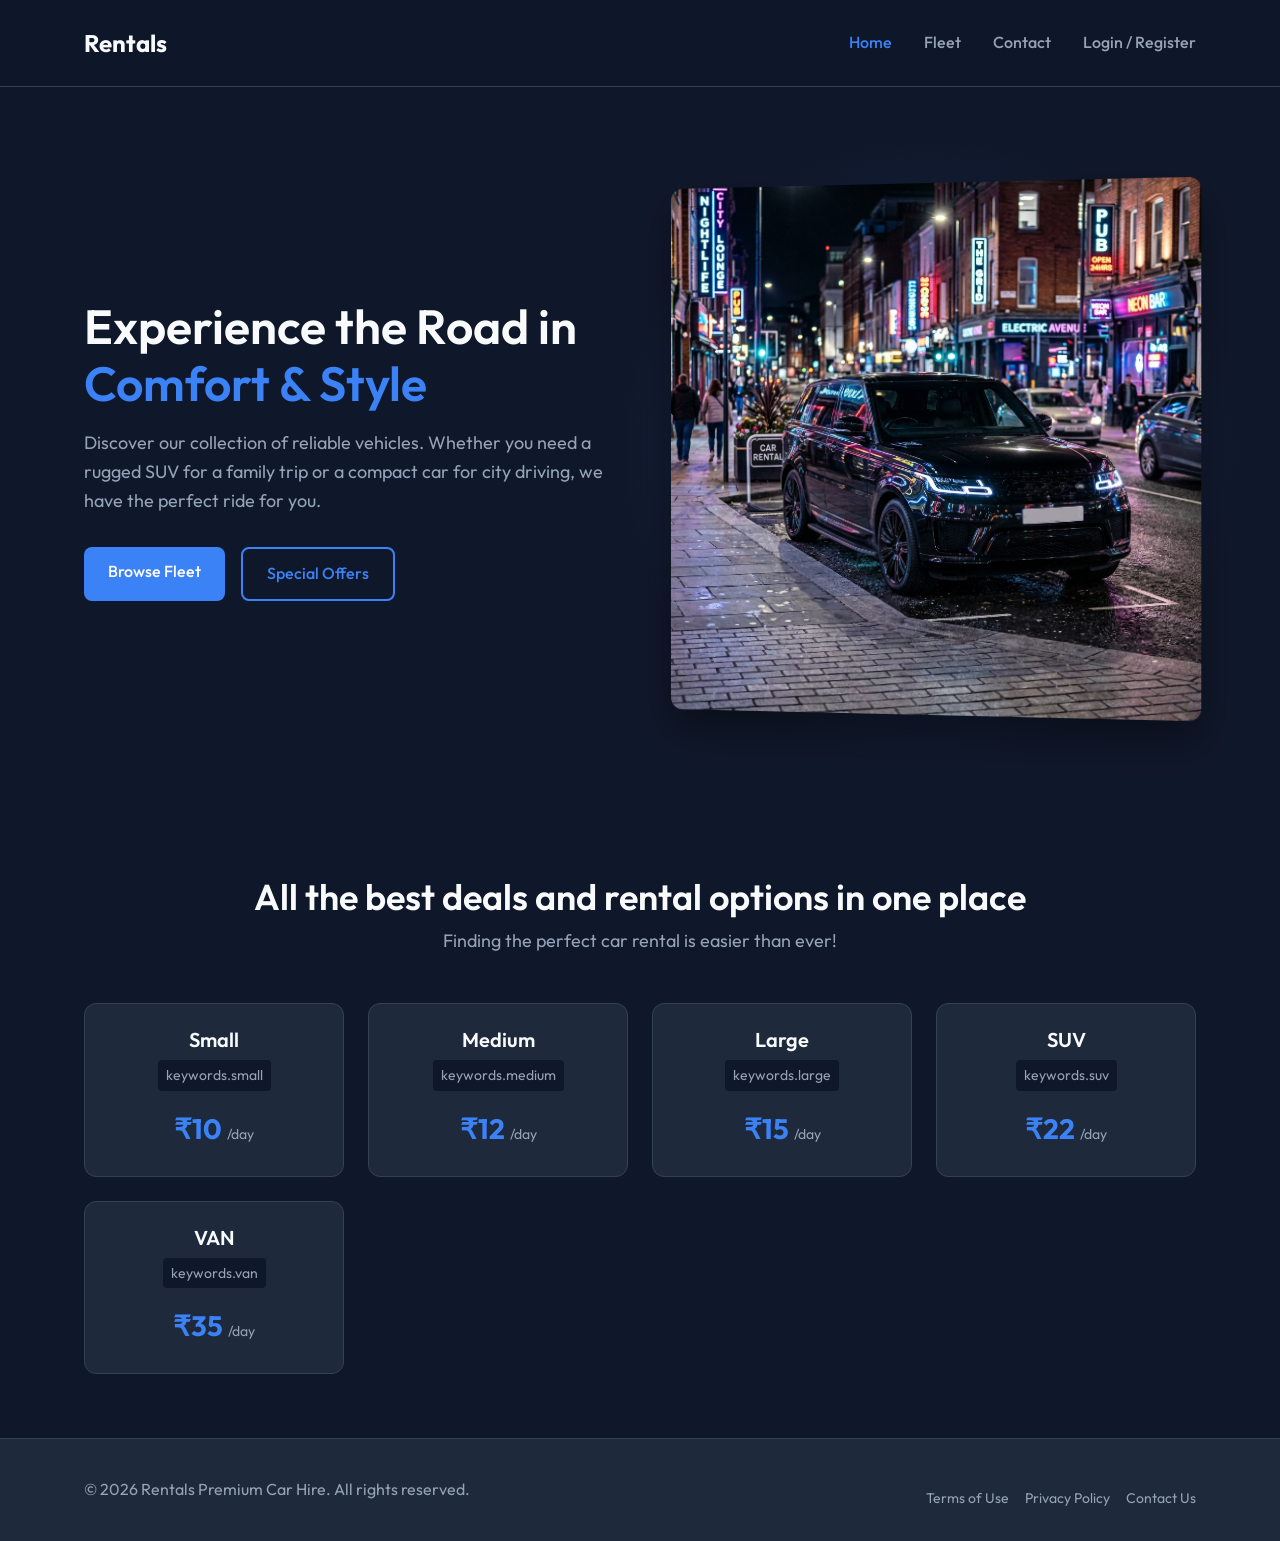
<file: index.html>
<!DOCTYPE html>
<html lang="en">
<head>
    <meta charset="UTF-8">
    <meta name="viewport" content="width=device-width, initial-scale=1.0">
    <meta name="description" content="Online car rental system offering SUVs, Sedans, and standard vehicles.">
    <title>Rentals - Premium Car Hire</title>
    <link rel="stylesheet" href="css/style.css">
</head>
<body>

    <header>
        <div class="container nav-container">
            <nav>
                <a href="index.html" class="logo">
                <span>Rentals</span>
                </a>
                <ul class="nav-links">
                    <!-- Populated by app.js -->
                </ul>
            </nav>
        </div>
    </header>

    <main class="container">
        <section class="hero">
            <div class="hero-content">
                <h1>Experience the Road in <span>Comfort & Style</span></h1>
                <p>Discover our collection of reliable vehicles. Whether you need a rugged SUV for a family trip or a compact car for city driving, we have the perfect ride for you.</p>
                <div style="display: flex; gap: 1rem;">
                    <a href="cars.html" class="btn btn-primary">Browse Fleet</a>
                    <a href="cars.html" class="btn btn-secondary">Special Offers</a>
                </div>
            </div>
            <div class="hero-image">
                <img src="images/suv.png" alt="Rental Car">
            </div>
        </section>

        <section class="deals-section">
            <div class="deals-header">
                <h2>All the best deals and rental options in one place</h2>
                <p>Finding the perfect car rental is easier than ever!</p>
            </div>
            
            <div class="deals-grid">
                <div class="deal-card">
                    <h4>Small</h4>
                    <p class="deal-keywords">keywords.small</p>
                    <div class="deal-price">₹10 <span>/day</span></div>
                </div>
                <div class="deal-card">
                    <h4>Medium</h4>
                    <p class="deal-keywords">keywords.medium</p>
                    <div class="deal-price">₹12 <span>/day</span></div>
                </div>
                <div class="deal-card">
                    <h4>Large</h4>
                    <p class="deal-keywords">keywords.large</p>
                    <div class="deal-price">₹15 <span>/day</span></div>
                </div>
                <div class="deal-card">
                    <h4>SUV</h4>
                    <p class="deal-keywords">keywords.suv</p>
                    <div class="deal-price">₹22 <span>/day</span></div>
                </div>
                <div class="deal-card">
                    <h4>VAN</h4>
                    <p class="deal-keywords">keywords.van</p>
                    <div class="deal-price">₹35 <span>/day</span></div>
                </div>
            </div>
        </section>
    </main>

    <footer>
        <div class="container" style="display: flex; justify-content: space-between; align-items: center; flex-wrap: wrap;">
            <p>&copy; 2026 Rentals Premium Car Hire. All rights reserved.</p>
            <div style="display: flex; gap: 1rem; margin-top: 1rem;">
                <a href="terms.html" style="color: var(--text-muted); font-size: 0.875rem;">Terms of Use</a>
                <a href="privacy.html" style="color: var(--text-muted); font-size: 0.875rem;">Privacy Policy</a>
                <a href="contact.html" style="color: var(--text-muted); font-size: 0.875rem;">Contact Us</a>
            </div>
        </div>
    </footer>

    <script src="js/app.js"></script>
</body>
</html>
</file>
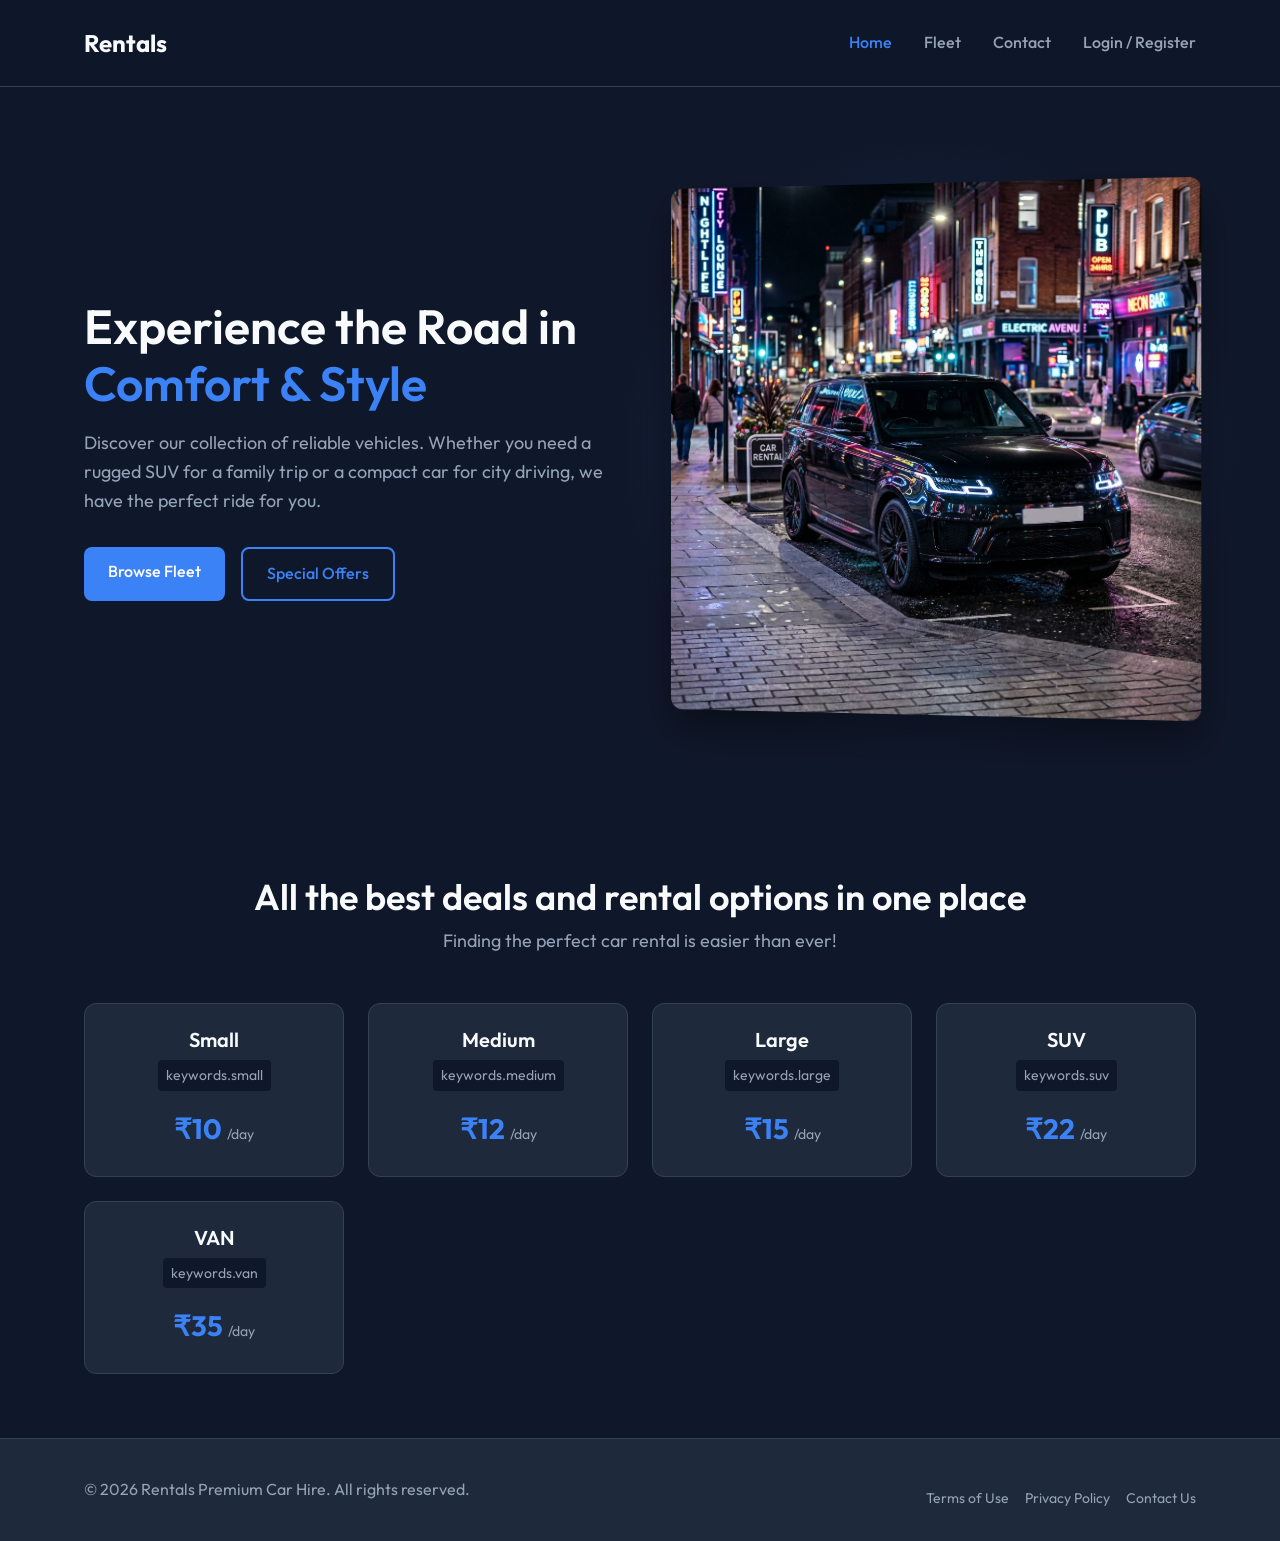
<file: admin.html>
<!DOCTYPE html>
<html lang="en">
<head>
    <meta charset="UTF-8">
    <meta name="viewport" content="width=device-width, initial-scale=1.0">
    <meta name="description" content="Admin Dashboard.">
    <title>Admin Dashboard - Rentals</title>
    <link rel="stylesheet" href="css/style.css">
</head>
<body>

    <header>
        <div class="container">
            <nav>
                <a href="index.html" class="logo">
                    <span>Rentals</span>
                </a>
                <ul class="nav-links">
                    <!-- Populated by app.js -->
                </ul>
            </nav>
        </div>
    </header>

    <main class="container profile-section" id="admin-container">
        <h2>Admin Dashboard</h2>
        <br>
        
        <div class="profile-container">
            <!-- Sidebar -->
            <div class="profile-sidebar">
                <div class="profile-nav">
                    <div class="profile-nav-item active" id="nav-overview">📊 Overview</div>
                    <div class="profile-nav-item" id="nav-fleet">🚘 Manage Fleet</div>
                    <div class="profile-nav-item" id="nav-bookings">📑 All Bookings</div>
                </div>
            </div>

            <!-- Content Area -->
            <div class="profile-content">
                
                <!-- Overview View -->
                <div id="view-overview">
                    <h3>Platform Overview</h3>
                    <p style="color: var(--text-muted); margin-bottom: 2rem;">Quick statistics of your car rental platform.</p>
                    
                    <div class="stats-grid">
                        <div class="stat-card">
                            <h3>Total Users</h3>
                            <div class="stat-value" id="stat-users">0</div>
                        </div>
                        <div class="stat-card">
                            <h3>Total Cars</h3>
                            <div class="stat-value" id="stat-cars">0</div>
                        </div>
                        <div class="stat-card">
                            <h3>Total Bookings</h3>
                            <div class="stat-value" id="stat-bookings">0</div>
                        </div>
                    </div>
                </div>

                <!-- Manage Fleet View -->
                <div id="view-fleet" class="hidden">
                    <h3>Manage Fleet</h3>
                    <p style="color: var(--text-muted); margin-bottom: 2rem;">Add new cars or remove existing ones from the catalog.</p>
                    
                    <div style="background-color: var(--bg-color); padding: 1.5rem; border-radius: 12px; border: 1px solid var(--border-color); margin-bottom: 2rem;">
                        <h4 style="margin-bottom: 1rem;">Add New Car</h4>
                        <form id="add-car-form">
                            <div style="display: flex; gap: 1rem;">
                                <div class="form-group" style="flex: 2;">
                                    <label>Car Name</label>
                                    <input type="text" id="car-name" class="form-control" required placeholder="e.g. Ford Mustang">
                                </div>
                                <div class="form-group" style="flex: 1;">
                                    <label>Type</label>
                                    <select class="form-control" id="car-type" required>
                                        <option value="Small">Small</option>
                                        <option value="Medium">Medium</option>
                                        <option value="SUV">SUV</option>
                                        <option value="VAN">VAN</option>
                                    </select>
                                </div>
                            </div>
                            <div style="display: flex; gap: 1rem;">
                                <div class="form-group" style="flex: 1;">
                                    <label>Price / Day ($)</label>
                                    <input type="number" id="car-price" class="form-control" required min="1" placeholder="100">
                                </div>
                                <div class="form-group" style="flex: 1;">
                                    <label>Seats</label>
                                    <input type="number" id="car-seats" class="form-control" required min="2" max="15" placeholder="4">
                                </div>
                                <div class="form-group" style="flex: 1;">
                                    <label>Transmission</label>
                                    <select id="car-transmission" class="form-control" required>
                                        <option value="Auto">Auto</option>
                                        <option value="Manual">Manual</option>
                                    </select>
                                </div>
                            </div>
                            <div class="form-group">
                                <label>Image URL (Optional)</label>
                                <input type="text" id="car-image" class="form-control" placeholder="images/suv.png">
                            </div>
                            <button type="submit" class="btn btn-secondary">Add to Fleet</button>
                        </form>
                    </div>

                    <h4 style="margin-bottom: 1rem;">Current Fleet</h4>
                    <div class="data-table-container">
                        <table class="data-table">
                            <thead>
                                <tr>
                                    <th>Name</th>
                                    <th>Type</th>
                                    <th>Price/Day</th>
                                    <th>Features</th>
                                    <th>Actions</th>
                                </tr>
                            </thead>
                            <tbody id="fleet-tbody">
                                <!-- Populated by JS -->
                            </tbody>
                        </table>
                    </div>
                </div>

                <!-- Manage Bookings View -->
                <div id="view-bookings" class="hidden">
                    <h3>All Bookings</h3>
                    <p style="color: var(--text-muted); margin-bottom: 2rem;">View all reservations made by users.</p>
                    
                    <div class="data-table-container">
                        <table class="data-table">
                            <thead>
                                <tr>
                                    <th>User Email</th>
                                    <th>Car</th>
                                    <th>Dates</th>
                                    <th>Total</th>
                                    <th>Status</th>
                                </tr>
                            </thead>
                            <tbody id="bookings-tbody">
                                <!-- Populated by JS -->
                            </tbody>
                        </table>
                    </div>
                </div>
            </div>
        </div>
    </main>

    <footer>
        <div class="container" style="display: flex; justify-content: space-between; align-items: center; flex-wrap: wrap;">
            <p>&copy; 2026 Rentals Premium Car Hire. All rights reserved.</p>
            <div style="display: flex; gap: 1rem; margin-top: 1rem;">
                <a href="terms.html" style="color: var(--text-muted); font-size: 0.875rem;">Terms of Use</a>
                <a href="privacy.html" style="color: var(--text-muted); font-size: 0.875rem;">Privacy Policy</a>
                <a href="contact.html" style="color: var(--text-muted); font-size: 0.875rem;">Contact Us</a>
            </div>
        </div>
    </footer>

    <script src="js/app.js"></script>
</body>
</html>
</file>
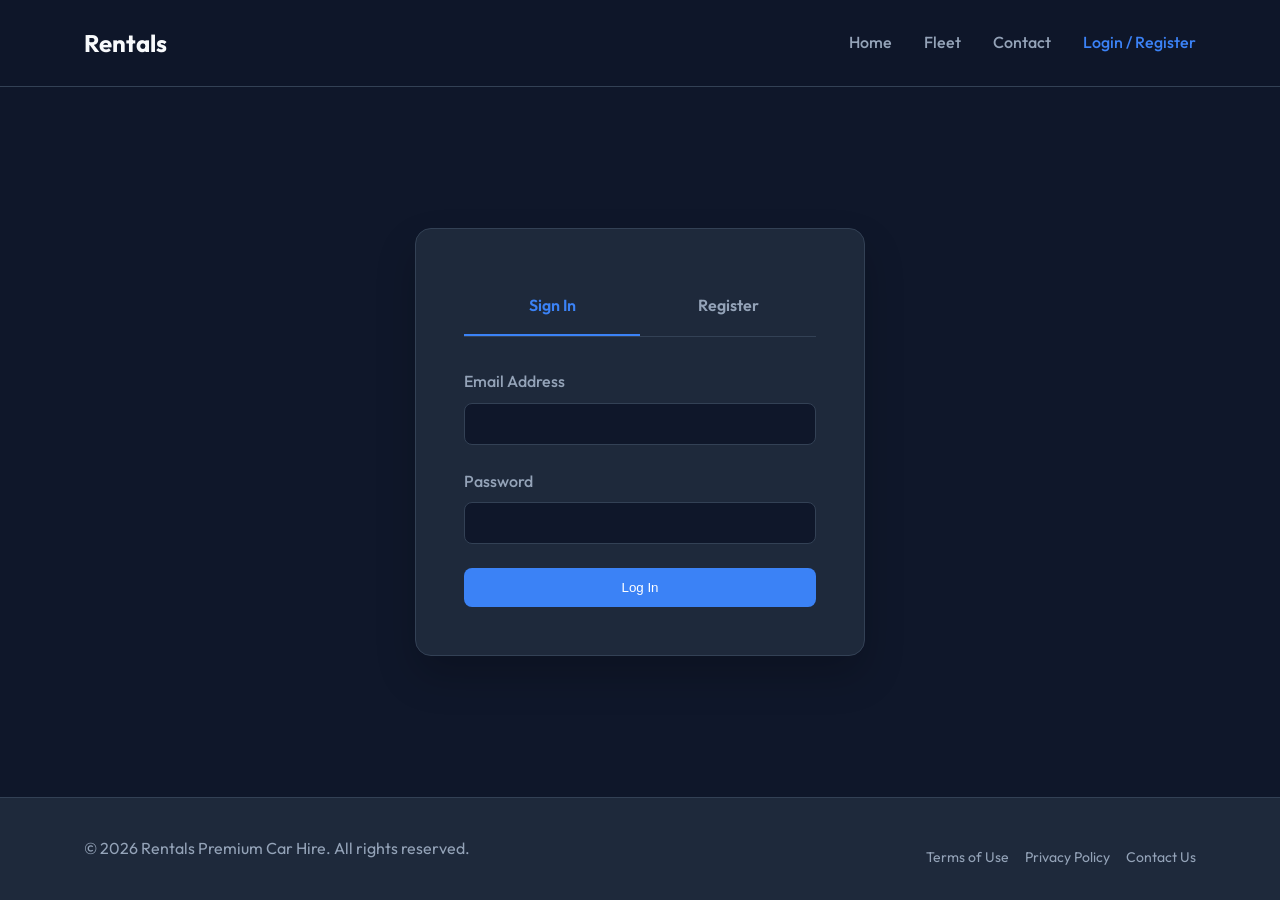
<file: booking.html>
<!DOCTYPE html>
<html lang="en">
<head>
    <meta charset="UTF-8">
    <meta name="viewport" content="width=device-width, initial-scale=1.0">
    <meta name="description" content="Complete your car rental booking.">
    <title>Book Vehicle - Rentals</title>
    <link rel="stylesheet" href="css/style.css">
</head>
<body>

    <header>
        <div class="container">
            <nav>
                <a href="index.html" class="logo">
                    <span>Rentals</span>
                </a>
                <ul class="nav-links">
                    <!-- Populated by app.js -->
                </ul>
            </nav>
        </div>
    </header>

    <main class="container booking-section">
        <h2>Complete Your Booking</h2>
        <br>
        
        <div class="booking-container">
            <!-- Form Section -->
            <div class="booking-form-card">
                <h3>Reservation Details</h3>
                <br>
                <form id="booking-form">
                    <div class="form-group">
                        <label for="location">Pickup / Return Location</label>
                        <select id="location" class="form-control" required>
                            <option value="airport">International Airport Terminal 1</option>
                            <option value="downtown">Downtown Metro Station</option>
                            <option value="suburb">Northside Suburb Office</option>
                        </select>
                    </div>
                    
                    <div style="display: flex; gap: 1rem;">
                        <div class="form-group" style="flex: 1;">
                            <label for="pickup-date">Pickup Date</label>
                            <input type="date" id="pickup-date" class="form-control" required>
                        </div>
                        <div class="form-group" style="flex: 1;">
                            <label for="drop-date">Drop-off Date</label>
                            <input type="date" id="drop-date" class="form-control" required>
                        </div>
                    </div>

                    <div class="form-group">
                        <label for="name">Full Name</label>
                        <input type="text" id="name" class="form-control" readonly style="opacity: 0.7;">
                    </div>

                    <div class="form-group">
                        <label for="email">Email Address</label>
                        <input type="email" id="email" class="form-control" readonly style="opacity: 0.7;">
                    </div>

                    <button type="submit" class="btn btn-primary btn-block">Confirm Booking</button>
                </form>
            </div>

            <!-- Summary Section -->
            <div class="booking-summary-card">
                <h3>Summary</h3>
                <br>
                
                <div class="summary-car">
                    <img id="summary-img" src="" alt="Car">
                    <div>
                        <h4 id="summary-name">Loading...</h4>
                        <p id="summary-price" style="color: var(--primary-color); font-weight: 600;">$0.00 / day</p>
                    </div>
                </div>

                <div class="summary-details">
                    <div class="summary-row">
                        <span>Duration</span>
                        <span id="summary-days">0 Days</span>
                    </div>
                    <div class="summary-row">
                        <span>Taxes & Fees</span>
                        <span>Included</span>
                    </div>
                </div>

                <div class="summary-total">
                    <span>Total Cost</span>
                    <span id="summary-total" style="color: var(--primary-color);">$0.00</span>
                </div>
            </div>
        </div>
    </main>

    <footer>
        <div class="container" style="display: flex; justify-content: space-between; align-items: center; flex-wrap: wrap;">
            <p>&copy; 2026 Rentals Premium Car Hire. All rights reserved.</p>
            <div style="display: flex; gap: 1rem; margin-top: 1rem;">
                <a href="terms.html" style="color: var(--text-muted); font-size: 0.875rem;">Terms of Use</a>
                <a href="privacy.html" style="color: var(--text-muted); font-size: 0.875rem;">Privacy Policy</a>
                <a href="contact.html" style="color: var(--text-muted); font-size: 0.875rem;">Contact Us</a>
            </div>
        </div>
    </footer>

    <!-- Success Modal -->
    <div class="modal" id="success-modal">
        <div class="modal-content">
            <div class="success-icon">✓</div>
            <h3>Booking Confirmed!</h3>
            <p style="margin: 1rem 0; color: var(--text-muted);">Your reservation has been saved locally.</p>
            <a href="index.html" class="btn btn-primary btn-block">Return to Home</a>
        </div>
    </div>

    <script src="js/app.js"></script>
</body>
</html>
</file>
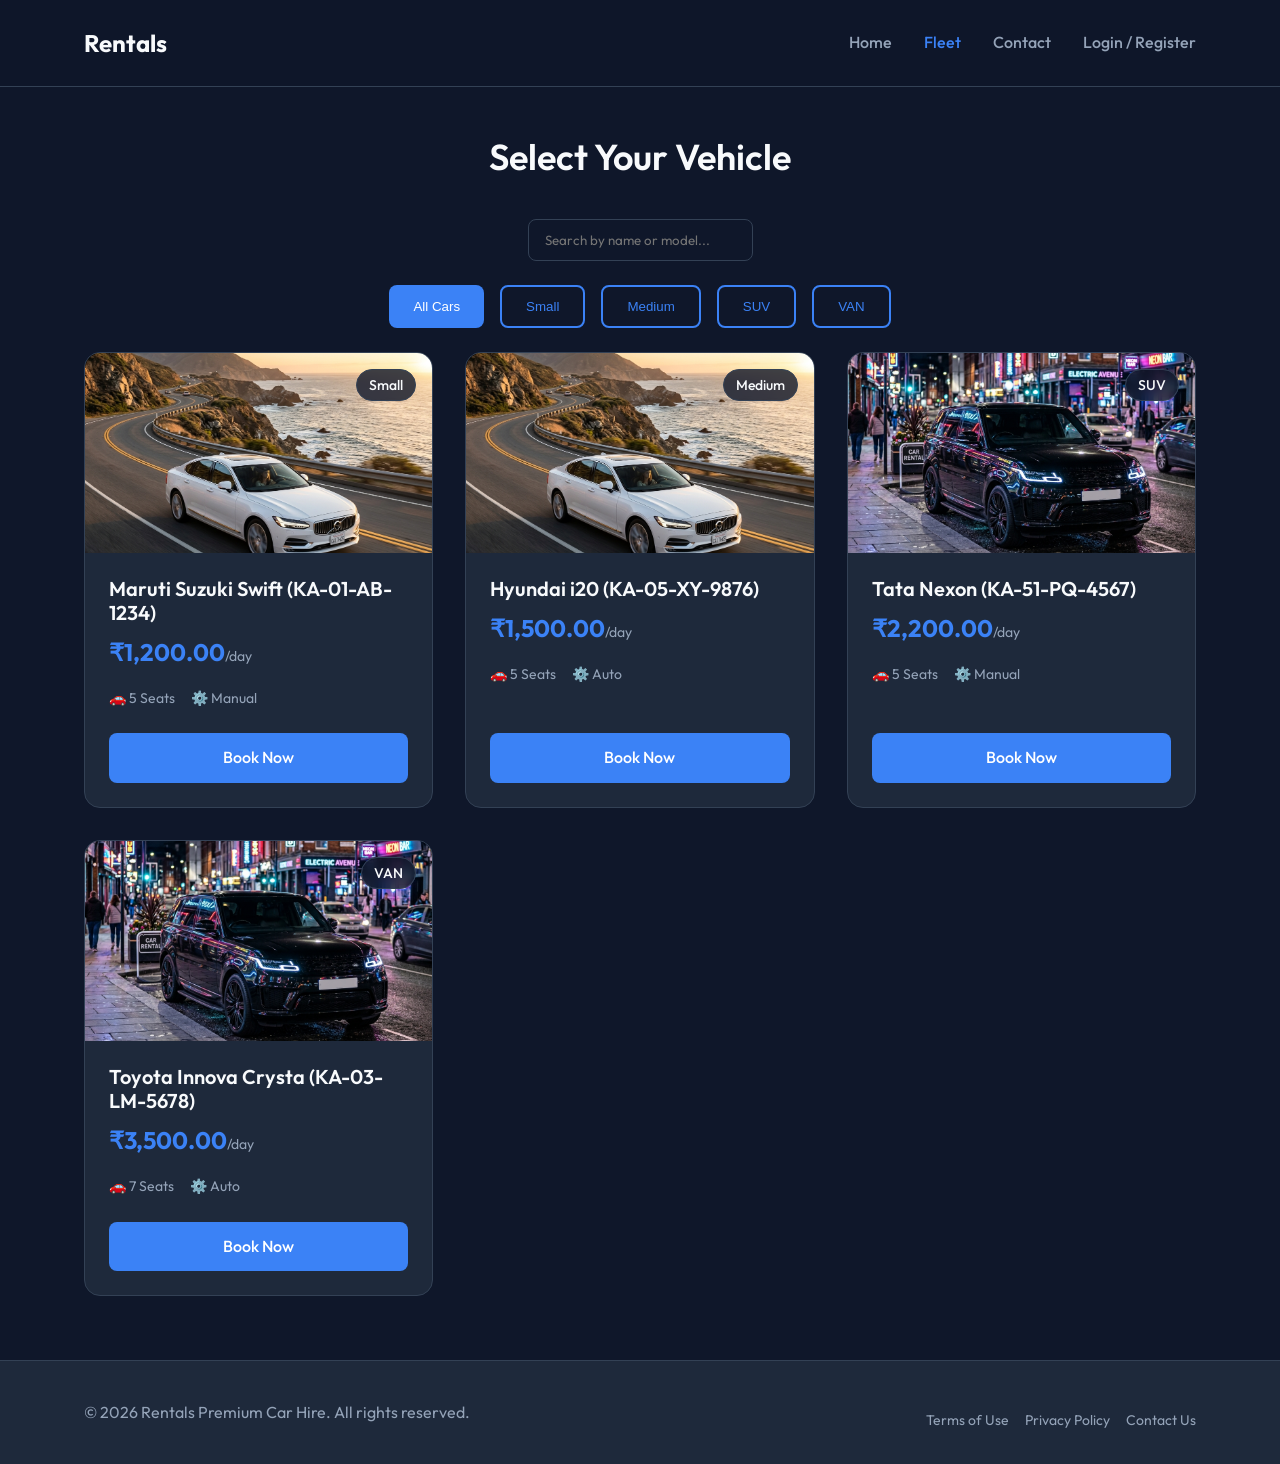
<file: cars.html>
<!DOCTYPE html>
<html lang="en">
<head>
    <meta charset="UTF-8">
    <meta name="viewport" content="width=device-width, initial-scale=1.0">
    <meta name="description" content="Browse our premium fleet of rental cars.">
    <title>Our Fleet - Rentals</title>
    <link rel="stylesheet" href="css/style.css">
</head>
<body>

    <header>
        <div class="container">
            <nav>
                <a href="index.html" class="logo">
                    <span>Rentals</span>
                </a>
                <ul class="nav-links">
                    <!-- Populated by app.js -->
                </ul>
            </nav>
        </div>
    </header>

    <main class="container">
        <section class="cars-header">
            <h2>Select Your Vehicle</h2>
            
            <div class="search-bar">
                <input type="text" id="search-input" class="form-control" placeholder="Search by name or model...">
            </div>

            <div class="filters">
                <button class="btn btn-primary filter-btn" data-filter="All">All Cars</button>
                <button class="btn btn-secondary filter-btn" data-filter="Small">Small</button>
                <button class="btn btn-secondary filter-btn" data-filter="Medium">Medium</button>
                <button class="btn btn-secondary filter-btn" data-filter="SUV">SUV</button>
                <button class="btn btn-secondary filter-btn" data-filter="VAN">VAN</button>
            </div>
        </section>

        <!-- Dynamically populated via app.js -->
        <section class="cars-grid" id="cars-grid">
            <!-- Cards go here -->
        </section>
    </main>

    <footer>
        <div class="container" style="display: flex; justify-content: space-between; align-items: center; flex-wrap: wrap;">
            <p>&copy; 2026 Rentals Premium Car Hire. All rights reserved.</p>
            <div style="display: flex; gap: 1rem; margin-top: 1rem;">
                <a href="terms.html" style="color: var(--text-muted); font-size: 0.875rem;">Terms of Use</a>
                <a href="privacy.html" style="color: var(--text-muted); font-size: 0.875rem;">Privacy Policy</a>
                <a href="contact.html" style="color: var(--text-muted); font-size: 0.875rem;">Contact Us</a>
            </div>
        </div>
    </footer>

    <script src="js/app.js"></script>
</body>
</html>
</file>
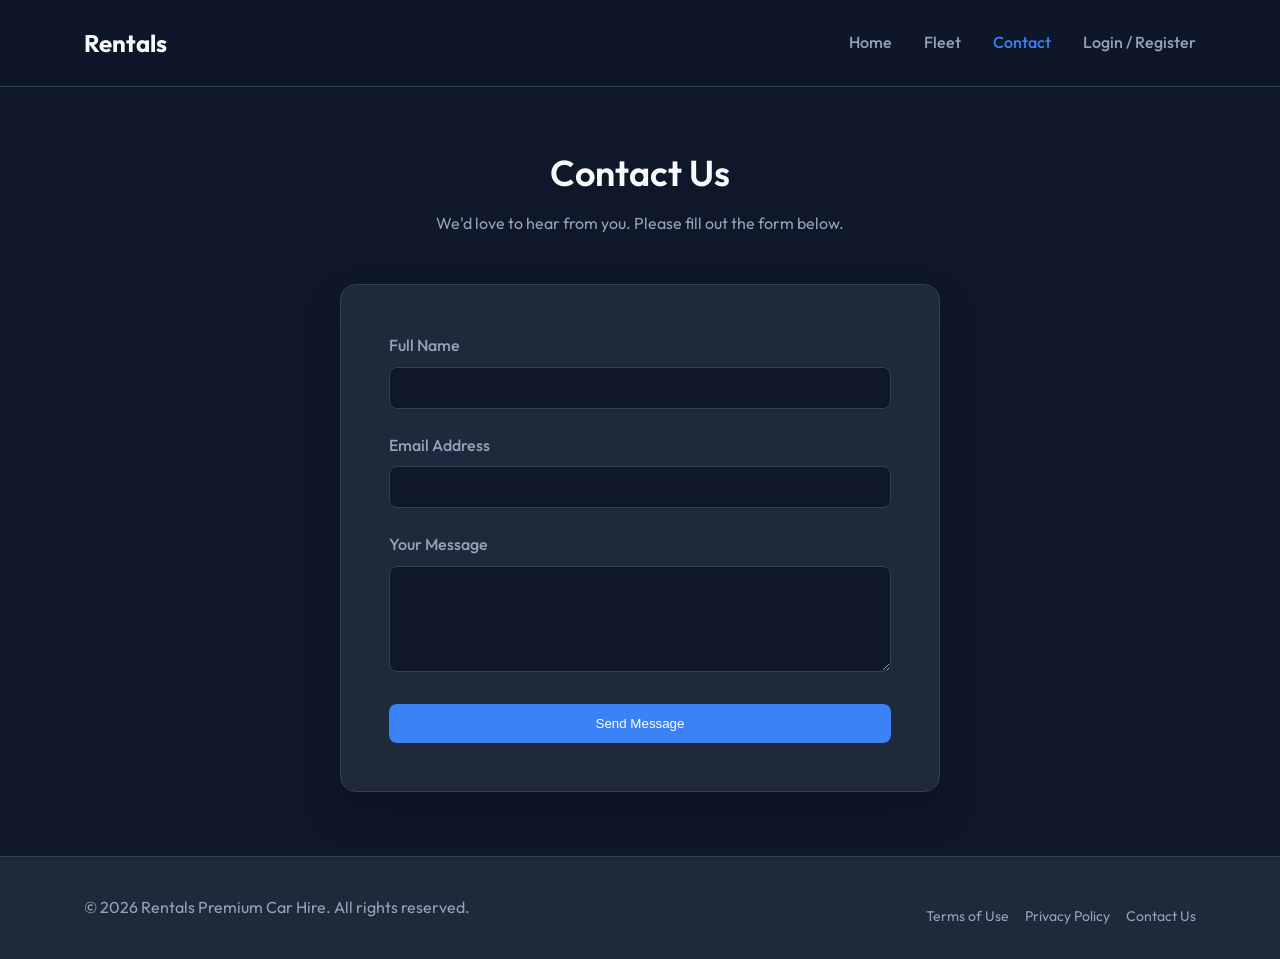
<file: contact.html>
<!DOCTYPE html>
<html lang="en">
<head>
    <meta charset="UTF-8">
    <meta name="viewport" content="width=device-width, initial-scale=1.0">
    <title>Contact Us - Rentals</title>
    <link rel="stylesheet" href="css/style.css">
</head>
<body>
    <header>
        <div class="container">
            <nav>
                <a href="index.html" class="logo"><span>Rentals</span></a>
                <ul class="nav-links"></ul>
            </nav>
        </div>
    </header>
    <main class="container profile-section">
        <div style="text-align: center; margin-bottom: 3rem;">
            <h2>Contact Us</h2>
            <p style="color: var(--text-muted);">We'd love to hear from you. Please fill out the form below.</p>
        </div>
        <div class="auth-card" style="max-width: 600px; margin: 0 auto;">
            <form>
                <div class="form-group">
                    <label>Full Name</label>
                    <input type="text" class="form-control" required>
                </div>
                <div class="form-group">
                    <label>Email Address</label>
                    <input type="email" class="form-control" required>
                </div>
                <div class="form-group">
                    <label>Your Message</label>
                    <textarea class="form-control" rows="5" required></textarea>
                </div>
                <button type="submit" class="btn btn-primary btn-block" onclick="alert('Message sent successfully!'); return false;">Send Message</button>
            </form>
        </div>
    </main>
    <footer>
        <div class="container" style="display: flex; justify-content: space-between; align-items: center; flex-wrap: wrap;">
            <p>&copy; 2026 Rentals Premium Car Hire. All rights reserved.</p>
            <div style="display: flex; gap: 1rem; margin-top: 1rem;">
                <a href="terms.html" style="color: var(--text-muted); font-size: 0.875rem;">Terms of Use</a>
                <a href="privacy.html" style="color: var(--text-muted); font-size: 0.875rem;">Privacy Policy</a>
                <a href="contact.html" style="color: var(--text-muted); font-size: 0.875rem;">Contact Us</a>
            </div>
        </div>
    </footer>
    <script src="js/app.js"></script>
</body>
</html>
</file>
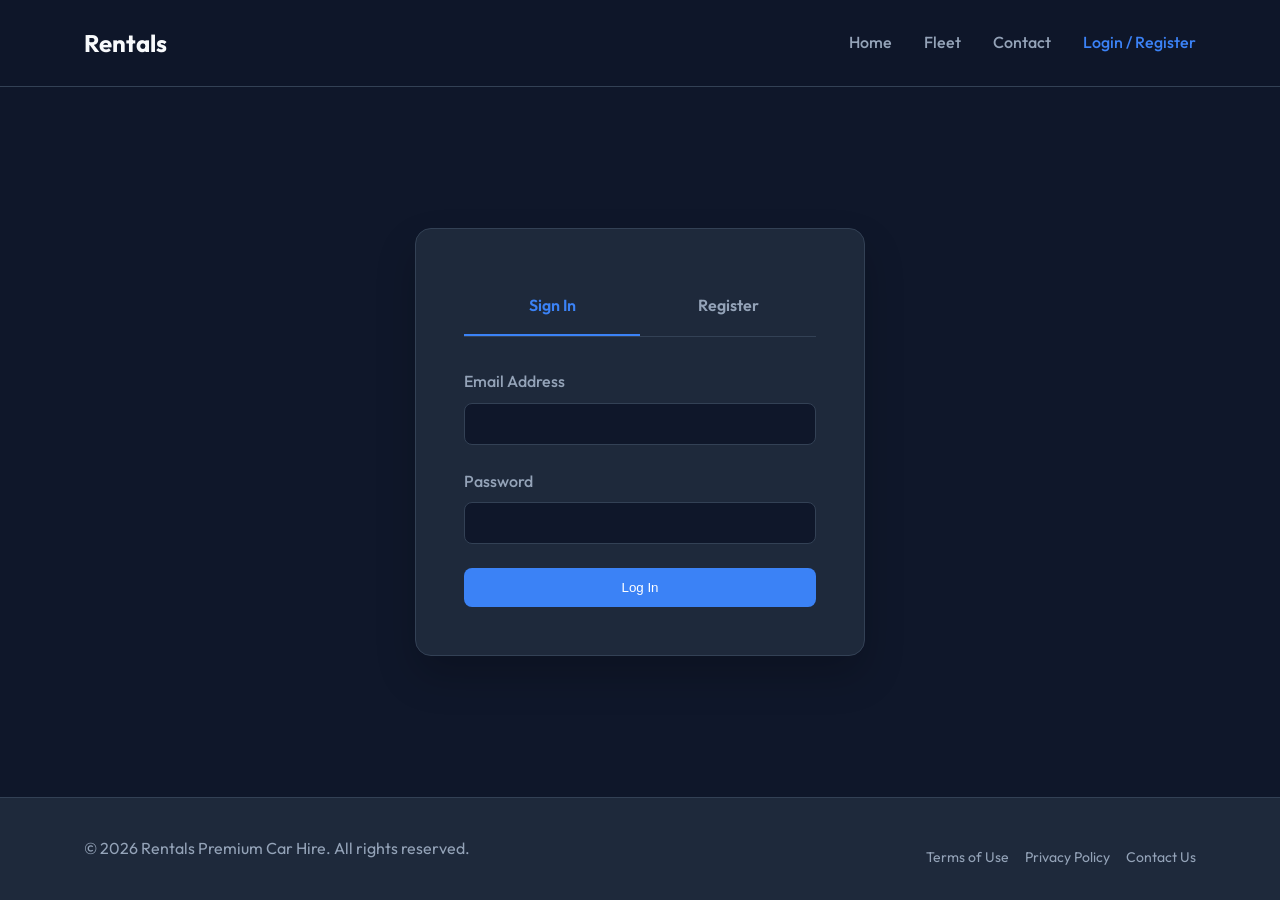
<file: login.html>
<!DOCTYPE html>
<html lang="en">
<head>
    <meta charset="UTF-8">
    <meta name="viewport" content="width=device-width, initial-scale=1.0">
    <meta name="description" content="Login or register for an account.">
    <title>Login - Rentals</title>
    <link rel="stylesheet" href="css/style.css">
</head>
<body>

    <header>
        <div class="container">
            <nav>
                <a href="index.html" class="logo">
                    <span>Rentals</span>
                </a>
                <ul class="nav-links">
                    <!-- Populated by app.js -->
                </ul>
            </nav>
        </div>
    </header>

    <main class="container auth-section">
        <div class="auth-card">
            <div class="auth-tabs">
                <div class="auth-tab active" id="tab-login">Sign In</div>
                <div class="auth-tab" id="tab-register">Register</div>
            </div>

            <!-- Login View -->
            <div id="view-login">
                <form id="login-form">
                    <div class="form-group">
                        <label for="login-email">Email Address</label>
                        <input type="email" id="login-email" class="form-control" required>
                    </div>
                    <div class="form-group">
                        <label for="login-password">Password</label>
                        <input type="password" id="login-password" class="form-control" required>
                    </div>
                    <button type="submit" class="btn btn-primary btn-block">Log In</button>
                </form>
            </div>

            <!-- Register View -->
            <div id="view-register" class="hidden">
                <form id="register-form">
                    <div class="form-group">
                        <label for="reg-name">Full Name</label>
                        <input type="text" id="reg-name" class="form-control" required>
                    </div>
                    <div class="form-group">
                        <label for="reg-email">Email Address</label>
                        <input type="email" id="reg-email" class="form-control" required>
                    </div>
                    <div class="form-group">
                        <label for="reg-password">Password</label>
                        <input type="password" id="reg-password" class="form-control" required>
                    </div>
                    <button type="submit" class="btn btn-primary btn-block">Create Account</button>
                </form>
            </div>
        </div>
    </main>

    <footer>
        <div class="container" style="display: flex; justify-content: space-between; align-items: center; flex-wrap: wrap;">
            <p>&copy; 2026 Rentals Premium Car Hire. All rights reserved.</p>
            <div style="display: flex; gap: 1rem; margin-top: 1rem;">
                <a href="terms.html" style="color: var(--text-muted); font-size: 0.875rem;">Terms of Use</a>
                <a href="privacy.html" style="color: var(--text-muted); font-size: 0.875rem;">Privacy Policy</a>
                <a href="contact.html" style="color: var(--text-muted); font-size: 0.875rem;">Contact Us</a>
            </div>
        </div>
    </footer>

    <script src="js/app.js"></script>
</body>
</html>
</file>
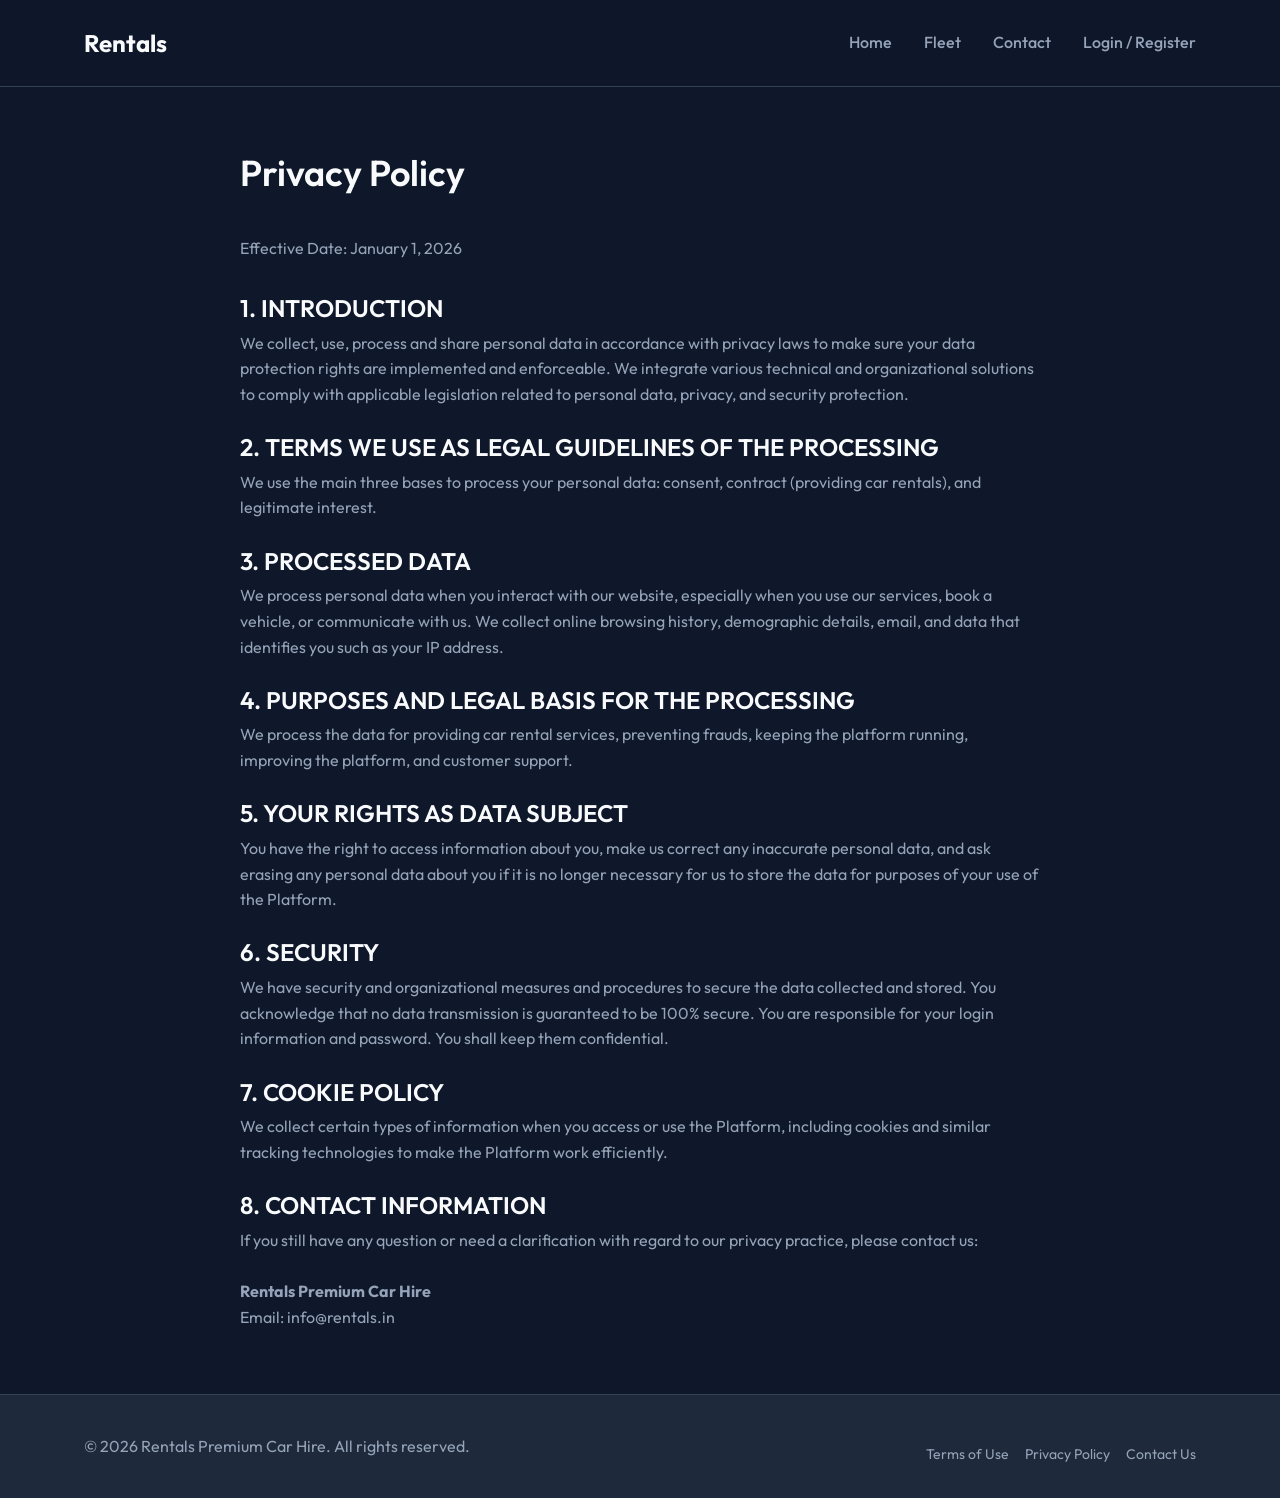
<file: privacy.html>
<!DOCTYPE html>
<html lang="en">
<head>
    <meta charset="UTF-8">
    <meta name="viewport" content="width=device-width, initial-scale=1.0">
    <title>Privacy Policy - Rentals</title>
    <link rel="stylesheet" href="css/style.css">
</head>
<body>
    <header>
        <div class="container">
            <nav>
                <a href="index.html" class="logo"><span>Rentals</span></a>
                <ul class="nav-links"></ul>
            </nav>
        </div>
    </header>
    <main class="container profile-section" style="max-width: 800px; margin: 0 auto;">
        <h2>Privacy Policy</h2>
        <br>
        <p style="color: var(--text-muted); margin-bottom: 2rem;">Effective Date: January 1, 2026</p>
        
        <h3>1. INTRODUCTION</h3>
        <p style="color: var(--text-muted); margin-top: 0.5rem;">We collect, use, process and share personal data in accordance with privacy laws to make sure your data protection rights are implemented and enforceable. We integrate various technical and organizational solutions to comply with applicable legislation related to personal data, privacy, and security protection.</p>
        <br>
        
        <h3>2. TERMS WE USE AS LEGAL GUIDELINES OF THE PROCESSING</h3>
        <p style="color: var(--text-muted); margin-top: 0.5rem;">We use the main three bases to process your personal data: consent, contract (providing car rentals), and legitimate interest.</p>
        <br>

        <h3>3. PROCESSED DATA</h3>
        <p style="color: var(--text-muted); margin-top: 0.5rem;">We process personal data when you interact with our website, especially when you use our services, book a vehicle, or communicate with us. We collect online browsing history, demographic details, email, and data that identifies you such as your IP address.</p>
        <br>

        <h3>4. PURPOSES AND LEGAL BASIS FOR THE PROCESSING</h3>
        <p style="color: var(--text-muted); margin-top: 0.5rem;">We process the data for providing car rental services, preventing frauds, keeping the platform running, improving the platform, and customer support.</p>
        <br>

        <h3>5. YOUR RIGHTS AS DATA SUBJECT</h3>
        <p style="color: var(--text-muted); margin-top: 0.5rem;">You have the right to access information about you, make us correct any inaccurate personal data, and ask erasing any personal data about you if it is no longer necessary for us to store the data for purposes of your use of the Platform.</p>
        <br>

        <h3>6. SECURITY</h3>
        <p style="color: var(--text-muted); margin-top: 0.5rem;">We have security and organizational measures and procedures to secure the data collected and stored. You acknowledge that no data transmission is guaranteed to be 100% secure. You are responsible for your login information and password. You shall keep them confidential.</p>
        <br>

        <h3>7. COOKIE POLICY</h3>
        <p style="color: var(--text-muted); margin-top: 0.5rem;">We collect certain types of information when you access or use the Platform, including cookies and similar tracking technologies to make the Platform work efficiently.</p>
        <br>

        <h3>8. CONTACT INFORMATION</h3>
        <p style="color: var(--text-muted); margin-top: 0.5rem;">If you still have any question or need a clarification with regard to our privacy practice, please contact us:<br><br>
        <strong>Rentals Premium Car Hire</strong><br>
        Email: info@rentals.in
        </p>
    </main>
    <footer>
        <div class="container" style="display: flex; justify-content: space-between; align-items: center; flex-wrap: wrap;">
            <p>&copy; 2026 Rentals Premium Car Hire. All rights reserved.</p>
            <div style="display: flex; gap: 1rem; margin-top: 1rem;">
                <a href="terms.html" style="color: var(--text-muted); font-size: 0.875rem;">Terms of Use</a>
                <a href="privacy.html" style="color: var(--text-muted); font-size: 0.875rem;">Privacy Policy</a>
                <a href="contact.html" style="color: var(--text-muted); font-size: 0.875rem;">Contact Us</a>
            </div>
        </div>
    </footer>
    <script src="js/app.js"></script>
</body>
</html>
</file>
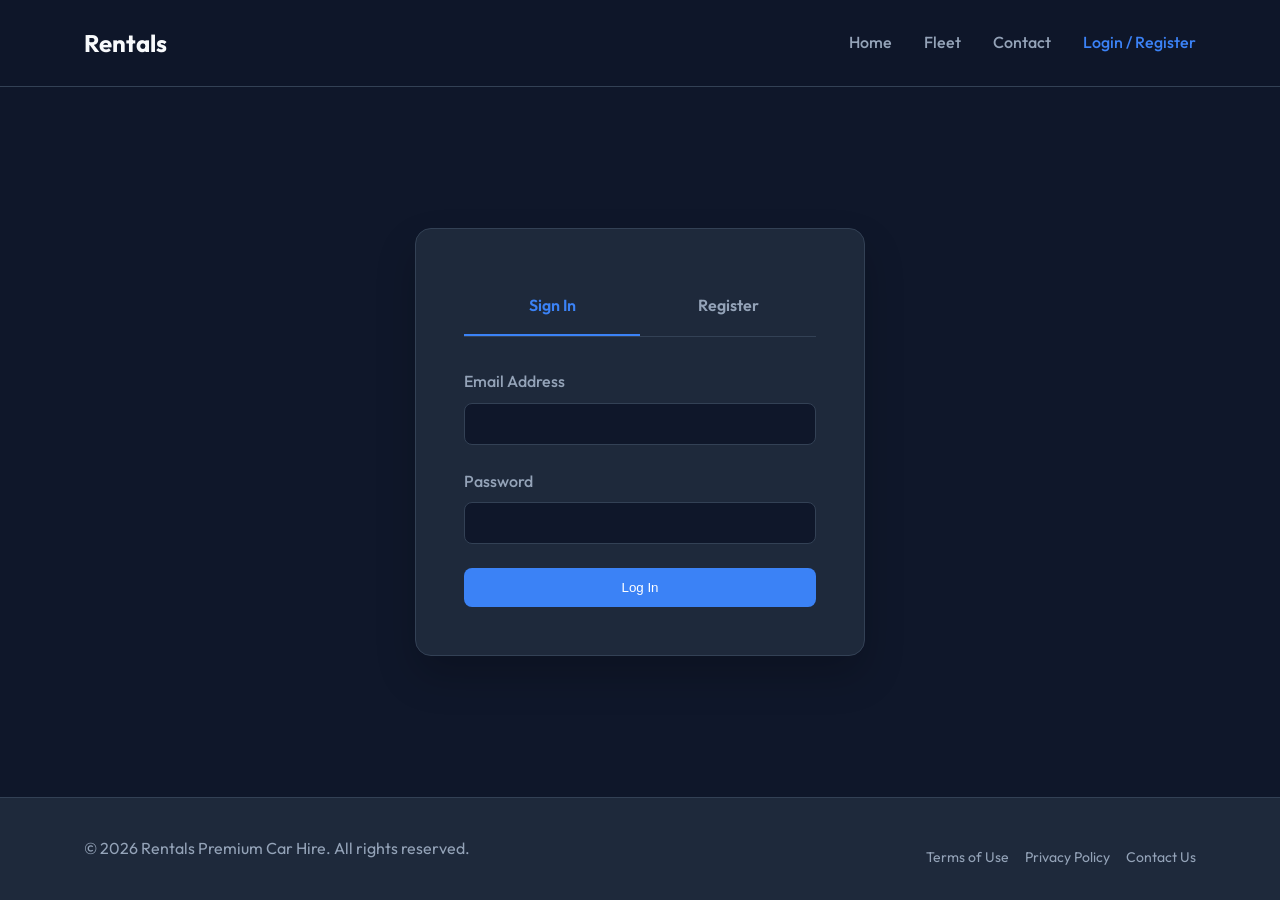
<file: profile.html>
<!DOCTYPE html>
<html lang="en">
<head>
    <meta charset="UTF-8">
    <meta name="viewport" content="width=device-width, initial-scale=1.0">
    <meta name="description" content="User profile and booking history.">
    <title>My Profile - Rentals</title>
    <link rel="stylesheet" href="css/style.css">
</head>
<body>

    <header>
        <div class="container">
            <nav>
                <a href="index.html" class="logo">
                <span>Rentals</span>
                </a>
                <ul class="nav-links">
                    <!-- Populated by app.js -->
                </ul>
            </nav>
        </div>
    </header>

    <main class="container profile-section">
        <h2>My Account</h2>
        <br>
        
        <div class="profile-container">
            <!-- Sidebar -->
            <div class="profile-sidebar">
                <div class="profile-nav">
                    <div class="profile-nav-item active" id="nav-profile">👤 Contact Details</div>
                    <div class="profile-nav-item" id="nav-history">📅 Booking History</div>
                </div>
            </div>

            <!-- Content Area -->
            <div class="profile-content">
                
                <!-- Profile View -->
                <div id="view-profile">
                    <h3>Contact Details</h3>
                    <p style="color: var(--text-muted); margin-bottom: 2rem;">Update your personal information below.</p>
                    
                    <form id="profile-form">
                        <div style="display: flex; gap: 1rem;">
                            <div class="form-group" style="flex: 1;">
                                <label for="prof-name">Full Name</label>
                                <input type="text" id="prof-name" class="form-control" disabled style="opacity: 0.7;">
                            </div>
                            <div class="form-group" style="flex: 1;">
                                <label for="prof-email">Email Address</label>
                                <input type="email" id="prof-email" class="form-control" disabled style="opacity: 0.7;">
                            </div>
                        </div>

                        <div class="form-group">
                            <label for="prof-phone">Phone Number</label>
                            <input type="tel" id="prof-phone" class="form-control" placeholder="+1 (555) 000-0000">
                        </div>

                        <div class="form-group">
                            <label for="prof-address">Home Address</label>
                            <textarea id="prof-address" class="form-control" rows="3" placeholder="123 Main St, City, Country"></textarea>
                        </div>

                        <button type="submit" class="btn btn-primary">Save Changes</button>
                    </form>
                </div>

                <!-- History View -->
                <div id="view-history" class="hidden">
                    <h3>Booking History</h3>
                    <p style="color: var(--text-muted); margin-bottom: 2rem;">View all your past and upcoming reservations.</p>
                    
                    <div id="history-container">
                        <!-- Populated by app.js -->
                    </div>
                </div>
            </div>
        </div>
    </main>

    <footer>
        <div class="container" style="display: flex; justify-content: space-between; align-items: center; flex-wrap: wrap;">
            <p>&copy; 2026 Rentals Premium Car Hire. All rights reserved.</p>
            <div style="display: flex; gap: 1rem; margin-top: 1rem;">
                <a href="terms.html" style="color: var(--text-muted); font-size: 0.875rem;">Terms of Use</a>
                <a href="privacy.html" style="color: var(--text-muted); font-size: 0.875rem;">Privacy Policy</a>
                <a href="contact.html" style="color: var(--text-muted); font-size: 0.875rem;">Contact Us</a>
            </div>
        </div>
    </footer>

    <script src="js/app.js"></script>
</body>
</html>
</file>
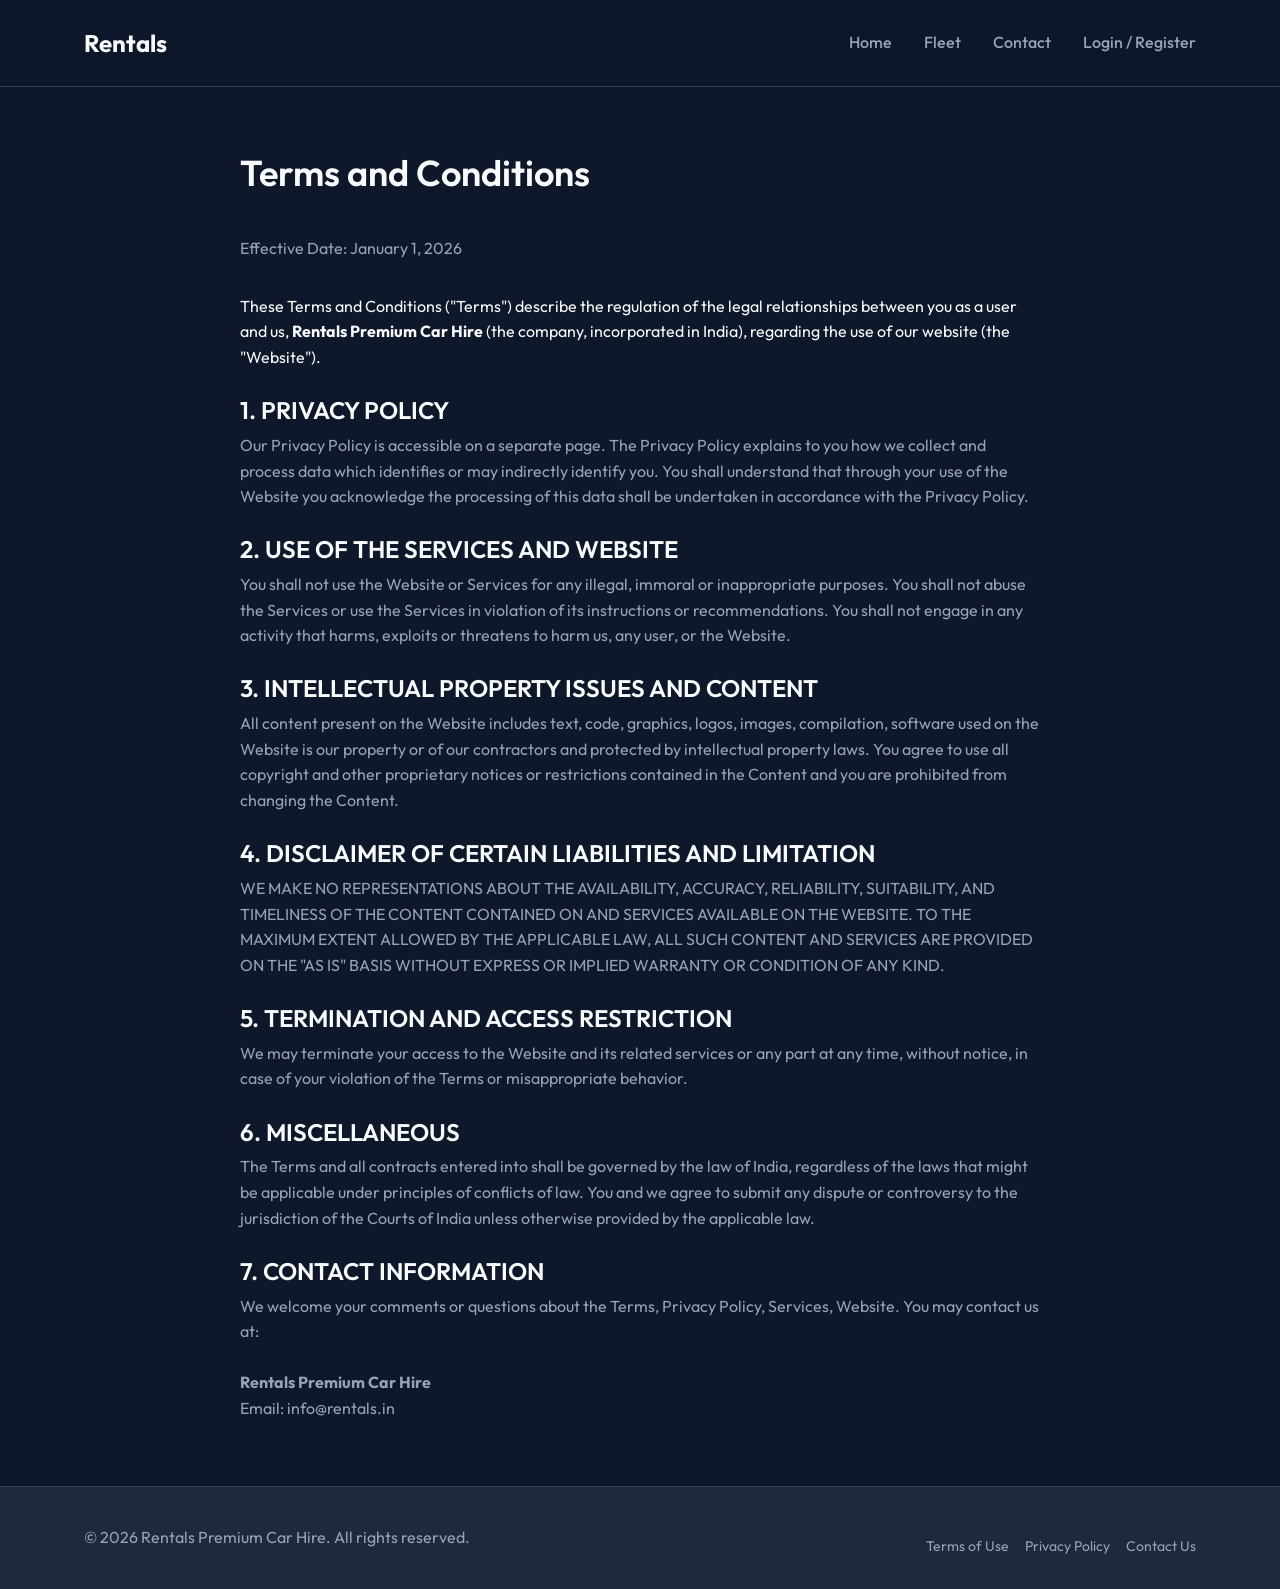
<file: terms.html>
<!DOCTYPE html>
<html lang="en">
<head>
    <meta charset="UTF-8">
    <meta name="viewport" content="width=device-width, initial-scale=1.0">
    <title>Terms of Use - Rentals</title>
    <link rel="stylesheet" href="css/style.css">
</head>
<body>
    <header>
        <div class="container">
            <nav>
                <a href="index.html" class="logo"><span>Rentals</span></a>
                <ul class="nav-links"></ul>
            </nav>
        </div>
    </header>
    <main class="container profile-section" style="max-width: 800px; margin: 0 auto;">
        <h2>Terms and Conditions</h2>
        <br>
        <p style="color: var(--text-muted); margin-bottom: 2rem;">Effective Date: January 1, 2026</p>
        
        <p>These Terms and Conditions ("Terms") describe the regulation of the legal relationships between you as a user and us, <strong>Rentals Premium Car Hire</strong> (the company, incorporated in India), regarding the use of our website (the "Website").</p>
        <br>
        
        <h3>1. PRIVACY POLICY</h3>
        <p style="color: var(--text-muted); margin-top: 0.5rem;">Our Privacy Policy is accessible on a separate page. The Privacy Policy explains to you how we collect and process data which identifies or may indirectly identify you. You shall understand that through your use of the Website you acknowledge the processing of this data shall be undertaken in accordance with the Privacy Policy.</p>
        <br>

        <h3>2. USE OF THE SERVICES AND WEBSITE</h3>
        <p style="color: var(--text-muted); margin-top: 0.5rem;">You shall not use the Website or Services for any illegal, immoral or inappropriate purposes. You shall not abuse the Services or use the Services in violation of its instructions or recommendations. You shall not engage in any activity that harms, exploits or threatens to harm us, any user, or the Website.</p>
        <br>

        <h3>3. INTELLECTUAL PROPERTY ISSUES AND CONTENT</h3>
        <p style="color: var(--text-muted); margin-top: 0.5rem;">All content present on the Website includes text, code, graphics, logos, images, compilation, software used on the Website is our property or of our contractors and protected by intellectual property laws. You agree to use all copyright and other proprietary notices or restrictions contained in the Content and you are prohibited from changing the Content.</p>
        <br>

        <h3>4. DISCLAIMER OF CERTAIN LIABILITIES AND LIMITATION</h3>
        <p style="color: var(--text-muted); margin-top: 0.5rem;">WE MAKE NO REPRESENTATIONS ABOUT THE AVAILABILITY, ACCURACY, RELIABILITY, SUITABILITY, AND TIMELINESS OF THE CONTENT CONTAINED ON AND SERVICES AVAILABLE ON THE WEBSITE. TO THE MAXIMUM EXTENT ALLOWED BY THE APPLICABLE LAW, ALL SUCH CONTENT AND SERVICES ARE PROVIDED ON THE "AS IS" BASIS WITHOUT EXPRESS OR IMPLIED WARRANTY OR CONDITION OF ANY KIND.</p>
        <br>

        <h3>5. TERMINATION AND ACCESS RESTRICTION</h3>
        <p style="color: var(--text-muted); margin-top: 0.5rem;">We may terminate your access to the Website and its related services or any part at any time, without notice, in case of your violation of the Terms or misappropriate behavior.</p>
        <br>

        <h3>6. MISCELLANEOUS</h3>
        <p style="color: var(--text-muted); margin-top: 0.5rem;">The Terms and all contracts entered into shall be governed by the law of India, regardless of the laws that might be applicable under principles of conflicts of law. You and we agree to submit any dispute or controversy to the jurisdiction of the Courts of India unless otherwise provided by the applicable law.</p>
        <br>

        <h3>7. CONTACT INFORMATION</h3>
        <p style="color: var(--text-muted); margin-top: 0.5rem;">We welcome your comments or questions about the Terms, Privacy Policy, Services, Website. You may contact us at:<br><br>
        <strong>Rentals Premium Car Hire</strong><br>
        Email: info@rentals.in
        </p>
    </main>
    <footer>
        <div class="container" style="display: flex; justify-content: space-between; align-items: center; flex-wrap: wrap;">
            <p>&copy; 2026 Rentals Premium Car Hire. All rights reserved.</p>
            <div style="display: flex; gap: 1rem; margin-top: 1rem;">
                <a href="terms.html" style="color: var(--text-muted); font-size: 0.875rem;">Terms of Use</a>
                <a href="privacy.html" style="color: var(--text-muted); font-size: 0.875rem;">Privacy Policy</a>
                <a href="contact.html" style="color: var(--text-muted); font-size: 0.875rem;">Contact Us</a>
            </div>
        </div>
    </footer>
    <script src="js/app.js"></script>
</body>
</html>
</file>
<file: css/style.css>
/* Google Fonts */
@import url('https://fonts.googleapis.com/css2?family=Outfit:wght@300;400;500;600;700&display=swap');

/* CSS Variables */
:root {
  --primary-color: #3b82f6; /* Bright Blue */
  --primary-hover: #2563eb;
  --secondary-color: #10b981; /* Emerald Green */
  --bg-color: #0f172a; /* Deep Slate */
  --card-bg: #1e293b; /* Lighter Slate */
  --text-color: #f8fafc;
  --text-muted: #94a3b8;
  --border-color: #334155;
  --transition: all 0.3s ease;
  --font-family: 'Outfit', sans-serif;
  --danger-color: #ef4444;
}

/* Reset & Base */
* {
  margin: 0;
  padding: 0;
  box-sizing: border-box;
}

body {
  font-family: var(--font-family);
  background-color: var(--bg-color);
  color: var(--text-color);
  line-height: 1.6;
  min-height: 100vh;
  display: flex;
  flex-direction: column;
}

a {
  text-decoration: none;
  color: inherit;
}

ul {
  list-style: none;
}

img {
  max-width: 100%;
  display: block;
}

/* Typography */
h1, h2, h3, h4 {
  font-weight: 600;
  line-height: 1.2;
}

h1 { font-size: 3rem; margin-bottom: 1rem; }
h2 { font-size: 2.25rem; margin-bottom: 1rem; }
h3 { font-size: 1.5rem; margin-bottom: 0.5rem; }

/* Utilities */
.container {
  width: 90%;
  max-width: 1200px;
  margin: 0 auto;
  padding: 0 20px;
}

.hidden {
  display: none !important;
}

.btn {
  display: inline-block;
  padding: 0.75rem 1.5rem;
  border-radius: 8px;
  font-weight: 500;
  cursor: pointer;
  transition: var(--transition);
  border: none;
  text-align: center;
}

.btn-primary {
  background-color: var(--primary-color);
  color: #fff;
}

.btn-primary:hover {
  background-color: var(--primary-hover);
  transform: translateY(-2px);
  box-shadow: 0 4px 12px rgba(59, 130, 246, 0.4);
}

.btn-secondary {
  background-color: transparent;
  border: 2px solid var(--primary-color);
  color: var(--primary-color);
}

.btn-secondary:hover {
  background-color: var(--primary-color);
  color: #fff;
  transform: translateY(-2px);
}

.btn-danger {
  background-color: transparent;
  border: 2px solid var(--danger-color);
  color: var(--danger-color);
}

.btn-danger:hover {
  background-color: var(--danger-color);
  color: #fff;
}

.btn-block {
  display: block;
  width: 100%;
}

.text-center {
  text-align: center;
}

/* Header & Navigation */
header {
  background-color: rgba(15, 23, 42, 0.9);
  backdrop-filter: blur(10px);
  position: sticky;
  top: 0;
  z-index: 100;
  border-bottom: 1px solid var(--border-color);
}

nav {
  display: flex;
  justify-content: space-between;
  align-items: center;
  padding: 1.5rem 0;
}

.logo {
  font-size: 1.5rem;
  font-weight: 700;
  color: var(--primary-color);
  display: flex;
  align-items: center;
  gap: 0.5rem;
}

.logo span {
  color: var(--text-color);
}

.nav-links {
  display: flex;
  gap: 2rem;
  align-items: center;
}

.nav-links a {
  font-weight: 500;
  color: var(--text-muted);
  transition: var(--transition);
}

.nav-links a:hover, .nav-links a.active {
  color: var(--primary-color);
}

/* Footer */
footer {
  background-color: var(--card-bg);
  padding: 2rem 0;
  margin-top: auto;
  text-align: center;
  border-top: 1px solid var(--border-color);
  color: var(--text-muted);
}

/* Forms & Inputs */
.form-group {
  margin-bottom: 1.5rem;
}

.form-group label {
  display: block;
  margin-bottom: 0.5rem;
  font-weight: 500;
  color: var(--text-muted);
}

.form-control {
  width: 100%;
  padding: 0.75rem 1rem;
  background-color: var(--bg-color);
  border: 1px solid var(--border-color);
  color: var(--text-color);
  border-radius: 8px;
  font-family: var(--font-family);
  transition: var(--transition);
}

.form-control:focus {
  outline: none;
  border-color: var(--primary-color);
  box-shadow: 0 0 0 3px rgba(59, 130, 246, 0.2);
}

/* --- Page Specific Styles --- */

/* Hero Section (Index) */
.hero {
  padding: 6rem 0;
  display: flex;
  align-items: center;
  justify-content: space-between;
  gap: 3rem;
  min-height: 80vh;
}

.hero-content {
  flex: 1;
}

.hero-content h1 span {
  color: var(--primary-color);
}

.hero-content p {
  font-size: 1.125rem;
  color: var(--text-muted);
  margin-bottom: 2rem;
}

.hero-image {
  flex: 1;
  position: relative;
}

.hero-image::before {
  content: '';
  position: absolute;
  top: 50%;
  left: 50%;
  transform: translate(-50%, -50%);
  width: 120%;
  height: 120%;
  background: radial-gradient(circle, rgba(59, 130, 246, 0.2) 0%, rgba(15, 23, 42, 0) 70%);
  z-index: -1;
}

.hero-image img {
  border-radius: 12px;
  box-shadow: 0 20px 40px rgba(0,0,0,0.4);
  transform: perspective(1000px) rotateY(-5deg);
  transition: var(--transition);
}

.hero-image img:hover {
  transform: perspective(1000px) rotateY(0deg) scale(1.02);
}

/* Cars Listing (Cars) */
.cars-header {
  padding: 3rem 0 1.5rem;
  display: flex;
  flex-direction: column;
  gap: 1.5rem;
  text-align: center;
}

.filters {
  display: flex;
  gap: 1rem;
  justify-content: center;
  flex-wrap: wrap;
}

.search-bar {
  max-width: 500px;
  margin: 0 auto;
  position: relative;
}

.cars-grid {
  display: grid;
  grid-template-columns: repeat(auto-fill, minmax(300px, 1fr));
  gap: 2rem;
  padding-bottom: 4rem;
}

.car-card {
  background-color: var(--card-bg);
  border-radius: 16px;
  overflow: hidden;
  border: 1px solid var(--border-color);
  transition: var(--transition);
  display: flex;
  flex-direction: column;
}

.car-card:hover {
  transform: translateY(-5px);
  box-shadow: 0 10px 30px rgba(0,0,0,0.3);
  border-color: var(--primary-color);
}

.car-img {
  height: 200px;
  overflow: hidden;
  position: relative;
}

.car-img img {
  width: 100%;
  height: 100%;
  object-fit: cover;
  transition: transform 0.5s ease;
}

.car-card:hover .car-img img {
  transform: scale(1.05);
}

.car-badge {
  position: absolute;
  top: 1rem;
  right: 1rem;
  background-color: rgba(15, 23, 42, 0.8);
  backdrop-filter: blur(4px);
  padding: 0.25rem 0.75rem;
  border-radius: 20px;
  font-size: 0.875rem;
  font-weight: 500;
  border: 1px solid var(--border-color);
}

.car-info {
  padding: 1.5rem;
  display: flex;
  flex-direction: column;
  flex-grow: 1;
}

.car-title {
  font-size: 1.25rem;
  margin-bottom: 0.5rem;
}

.car-price {
  font-size: 1.5rem;
  color: var(--primary-color);
  font-weight: 700;
  margin-bottom: 1rem;
}

.car-price span {
  font-size: 0.875rem;
  color: var(--text-muted);
  font-weight: 400;
}

.car-features {
  display: flex;
  gap: 1rem;
  margin-bottom: 1.5rem;
  color: var(--text-muted);
  font-size: 0.875rem;
}

.car-features div {
  display: flex;
  align-items: center;
  gap: 0.25rem;
}

.car-info .btn {
  margin-top: auto;
}

/* Booking Layout */
.booking-section {
  padding: 4rem 0;
}

.booking-container {
  display: grid;
  grid-template-columns: 2fr 1fr;
  gap: 3rem;
}

.booking-form-card, .booking-summary-card {
  background-color: var(--card-bg);
  padding: 2rem;
  border-radius: 16px;
  border: 1px solid var(--border-color);
}

.summary-car {
  display: flex;
  gap: 1rem;
  margin-bottom: 1.5rem;
  padding-bottom: 1.5rem;
  border-bottom: 1px solid var(--border-color);
}

.summary-car img {
  width: 100px;
  height: 70px;
  object-fit: cover;
  border-radius: 8px;
}

.summary-details {
  display: flex;
  flex-direction: column;
  gap: 1rem;
  margin-bottom: 1.5rem;
}

.summary-row {
  display: flex;
  justify-content: space-between;
  color: var(--text-muted);
}

.summary-total {
  display: flex;
  justify-content: space-between;
  font-size: 1.25rem;
  font-weight: 700;
  color: var(--text-color);
  padding-top: 1.5rem;
  border-top: 1px dashed var(--border-color);
  margin-bottom: 1.5rem;
}

/* Success Modal */
.modal {
  display: none;
  position: fixed;
  top: 0; left: 0; right: 0; bottom: 0;
  background-color: rgba(15, 23, 42, 0.8);
  backdrop-filter: blur(5px);
  z-index: 1000;
  align-items: center;
  justify-content: center;
}

.modal.active {
  display: flex;
}

.modal-content {
  background-color: var(--card-bg);
  padding: 3rem;
  border-radius: 16px;
  text-align: center;
  max-width: 400px;
  border: 1px solid var(--primary-color);
  box-shadow: 0 0 30px rgba(59, 130, 246, 0.2);
  animation: slideUp 0.3s ease forwards;
}

@keyframes slideUp {
  from { transform: translateY(20px); opacity: 0; }
  to { transform: translateY(0); opacity: 1; }
}

.success-icon {
  width: 60px;
  height: 60px;
  background-color: rgba(16, 185, 129, 0.1);
  color: var(--secondary-color);
  border-radius: 50%;
  display: flex;
  align-items: center;
  justify-content: center;
  font-size: 2rem;
  margin: 0 auto 1.5rem;
}

/* --- Auth & Profile Styles --- */

/* Login/Register Container */
.auth-section {
  display: flex;
  align-items: center;
  justify-content: center;
  padding: 4rem 0;
  flex: 1;
}

.auth-card {
  background-color: var(--card-bg);
  padding: 3rem;
  border-radius: 16px;
  border: 1px solid var(--border-color);
  width: 100%;
  max-width: 450px;
  box-shadow: 0 20px 40px rgba(0,0,0,0.2);
}

.auth-tabs {
  display: flex;
  margin-bottom: 2rem;
  border-bottom: 1px solid var(--border-color);
}

.auth-tab {
  flex: 1;
  text-align: center;
  padding: 1rem;
  cursor: pointer;
  font-weight: 600;
  color: var(--text-muted);
  transition: var(--transition);
  border-bottom: 2px solid transparent;
}

.auth-tab.active {
  color: var(--primary-color);
  border-bottom-color: var(--primary-color);
}

.auth-tab:hover {
  color: var(--text-color);
}

/* Profile Dashboard */
.profile-section {
  padding: 4rem 0;
}

.profile-container {
  display: grid;
  grid-template-columns: 250px 1fr;
  gap: 3rem;
}

.profile-sidebar {
  background-color: var(--card-bg);
  border-radius: 16px;
  border: 1px solid var(--border-color);
  padding: 2rem 1rem;
  height: fit-content;
}

.profile-nav {
  display: flex;
  flex-direction: column;
  gap: 0.5rem;
}

.profile-nav-item {
  padding: 1rem;
  border-radius: 8px;
  cursor: pointer;
  color: var(--text-muted);
  transition: var(--transition);
  font-weight: 500;
}

.profile-nav-item.active, .profile-nav-item:hover {
  background-color: rgba(59, 130, 246, 0.1);
  color: var(--primary-color);
}

.profile-content {
  background-color: var(--card-bg);
  border-radius: 16px;
  border: 1px solid var(--border-color);
  padding: 3rem;
}

.history-card {
  background-color: var(--bg-color);
  border: 1px solid var(--border-color);
  border-radius: 12px;
  padding: 1.5rem;
  margin-bottom: 1.5rem;
  display: flex;
  justify-content: space-between;
  align-items: center;
}

.history-details h4 {
  color: var(--primary-color);
  margin-bottom: 0.5rem;
}

.history-details p {
  color: var(--text-muted);
  font-size: 0.875rem;
}

.history-price {
  font-size: 1.25rem;
  font-weight: 700;
  text-align: right;
}

/* --- Admin Dashboard --- */
.admin-badge {
  background-color: var(--danger-color);
  color: #fff;
  padding: 0.2rem 0.5rem;
  border-radius: 4px;
  font-size: 0.75rem;
  font-weight: bold;
  margin-left: 0.5rem;
}

.stats-grid {
  display: grid;
  grid-template-columns: repeat(auto-fit, minmax(200px, 1fr));
  gap: 1.5rem;
  margin-bottom: 3rem;
}

.stat-card {
  background-color: var(--card-bg);
  border: 1px solid var(--border-color);
  border-radius: 12px;
  padding: 2rem;
  text-align: center;
}

.stat-card h3 {
  color: var(--text-muted);
  font-size: 1rem;
  margin-bottom: 0.5rem;
}

.stat-card .stat-value {
  font-size: 2.5rem;
  font-weight: 700;
  color: var(--primary-color);
}

.data-table-container {
  overflow-x: auto;
  background-color: var(--bg-color);
  border-radius: 12px;
  border: 1px solid var(--border-color);
  margin-top: 1.5rem;
}

.data-table {
  width: 100%;
  border-collapse: collapse;
}

.data-table th, .data-table td {
  padding: 1rem;
  text-align: left;
  border-bottom: 1px solid var(--border-color);
}

.data-table th {
  background-color: rgba(15, 23, 42, 0.5);
  color: var(--text-muted);
  font-weight: 600;
}

.data-table tr:last-child td {
  border-bottom: none;
}

.data-table tr:hover {
  background-color: rgba(59, 130, 246, 0.05);
}

.action-btn {
  background: none;
  border: none;
  color: var(--danger-color);
  cursor: pointer;
  font-size: 1rem;
  transition: var(--transition);
}

.action-btn:hover {
  transform: scale(1.1);
}

.action-btn.edit {
  color: var(--primary-color);
  margin-right: 0.5rem;
}

/* --- Deals Section (Index) --- */
.deals-section {
  padding: 4rem 0;
}

.deals-header {
  text-align: center;
  margin-bottom: 3rem;
}

.deals-header h2 {
  font-size: 2.25rem;
  color: var(--text-color);
  margin-bottom: 0.5rem;
}

.deals-header p {
  color: var(--text-muted);
  font-size: 1.125rem;
}

.deals-grid {
  display: grid;
  grid-template-columns: repeat(auto-fill, minmax(250px, 1fr));
  gap: 1.5rem;
}

.deal-card {
  background-color: var(--card-bg);
  border: 1px solid var(--border-color);
  border-radius: 12px;
  padding: 1.5rem;
  text-align: center;
  transition: var(--transition);
  display: flex;
  flex-direction: column;
  justify-content: space-between;
}

.deal-card:hover {
  transform: translateY(-5px);
  border-color: var(--primary-color);
  box-shadow: 0 10px 25px rgba(0, 0, 0, 0.3);
}

.deal-card h4 {
  font-size: 1.25rem;
  color: var(--text-color);
  margin-bottom: 0.5rem;
}

.deal-keywords {
  font-size: 0.875rem;
  color: var(--text-muted);
  background-color: var(--bg-color);
  padding: 0.25rem 0.5rem;
  border-radius: 4px;
  display: inline-block;
  margin: 0 auto 1rem;
}

.deal-price {
  font-size: 1.75rem;
  font-weight: 700;
  color: var(--primary-color);
}

.deal-price span {
  font-size: 0.875rem;
  color: var(--text-muted);
  font-weight: 400;
}

/* Responsive */
@media (max-width: 768px) {
  .hero {
    flex-direction: column;
    text-align: center;
    padding: 3rem 0;
  }
  
  .booking-container, .profile-container {
    grid-template-columns: 1fr;
  }
  
  .history-card {
    flex-direction: column;
    align-items: flex-start;
    gap: 1rem;
  }

  .history-price {
    text-align: left;
  }
}
</file>
